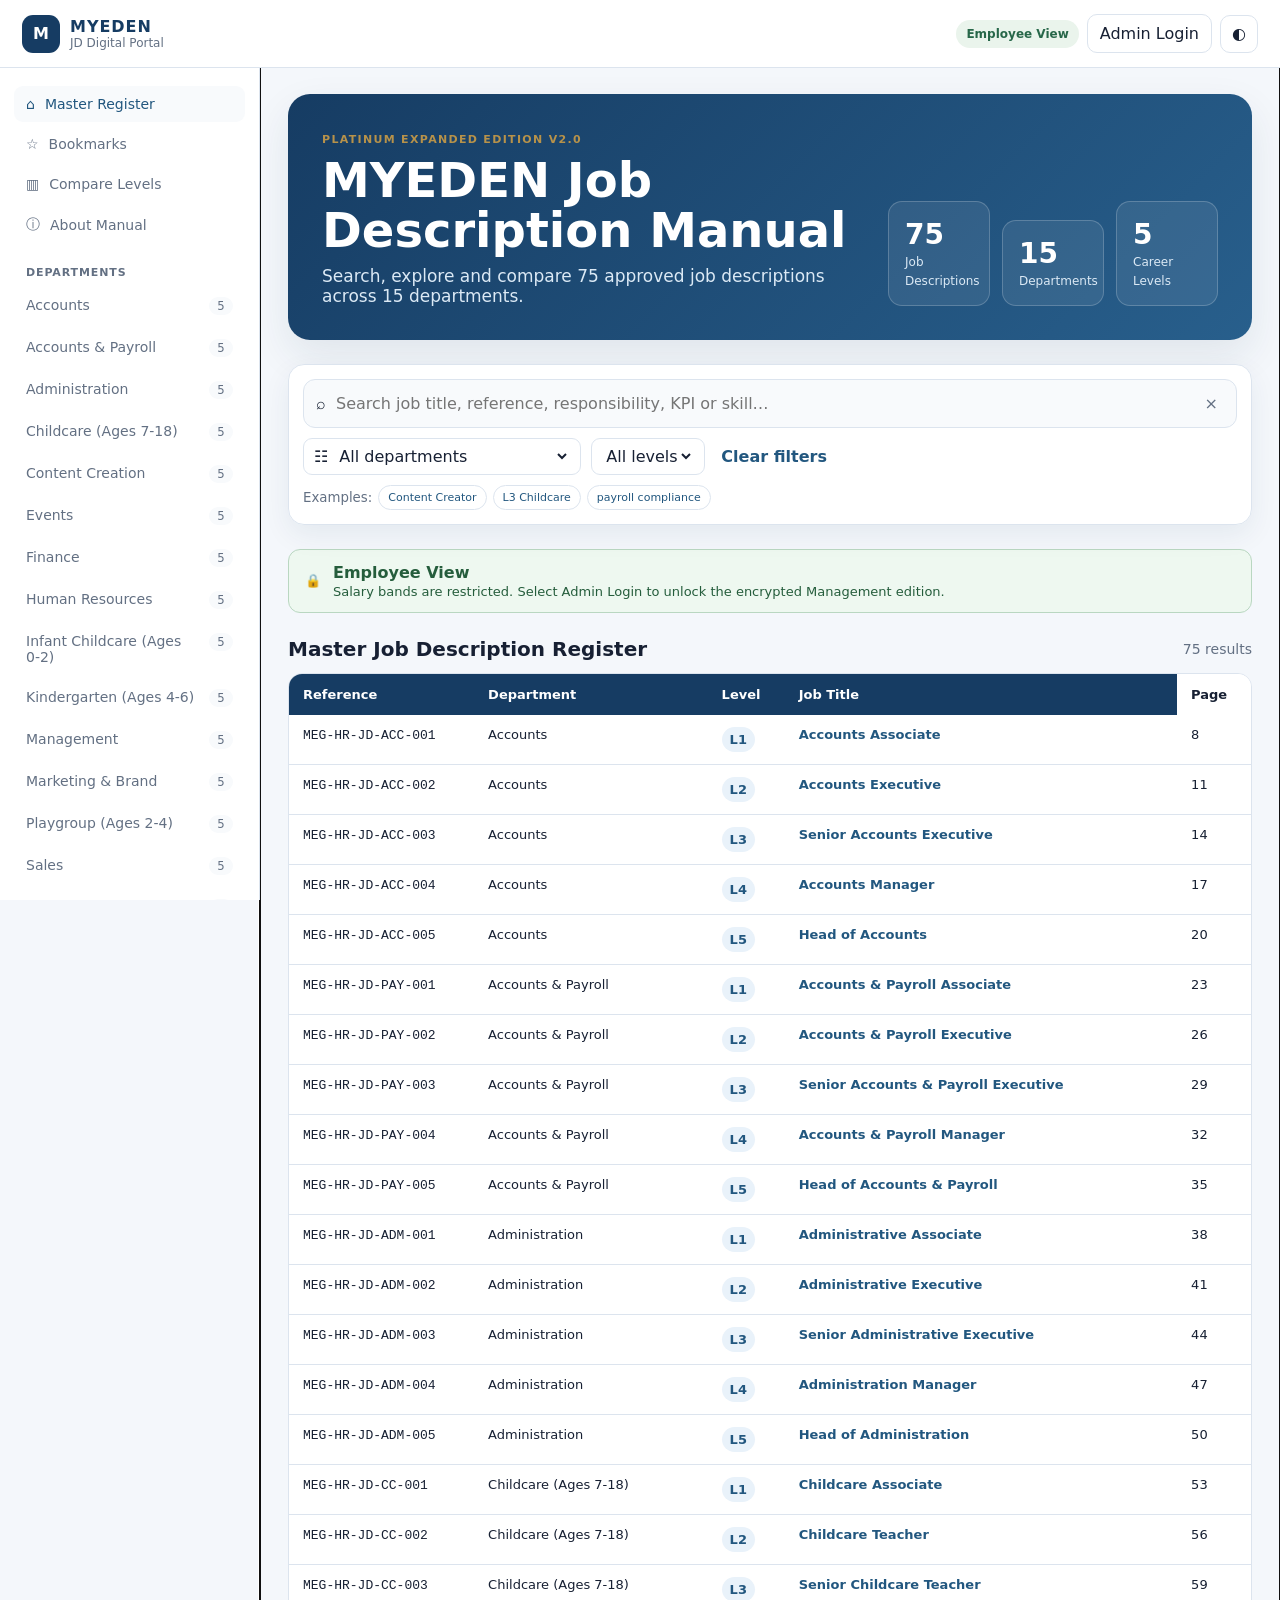
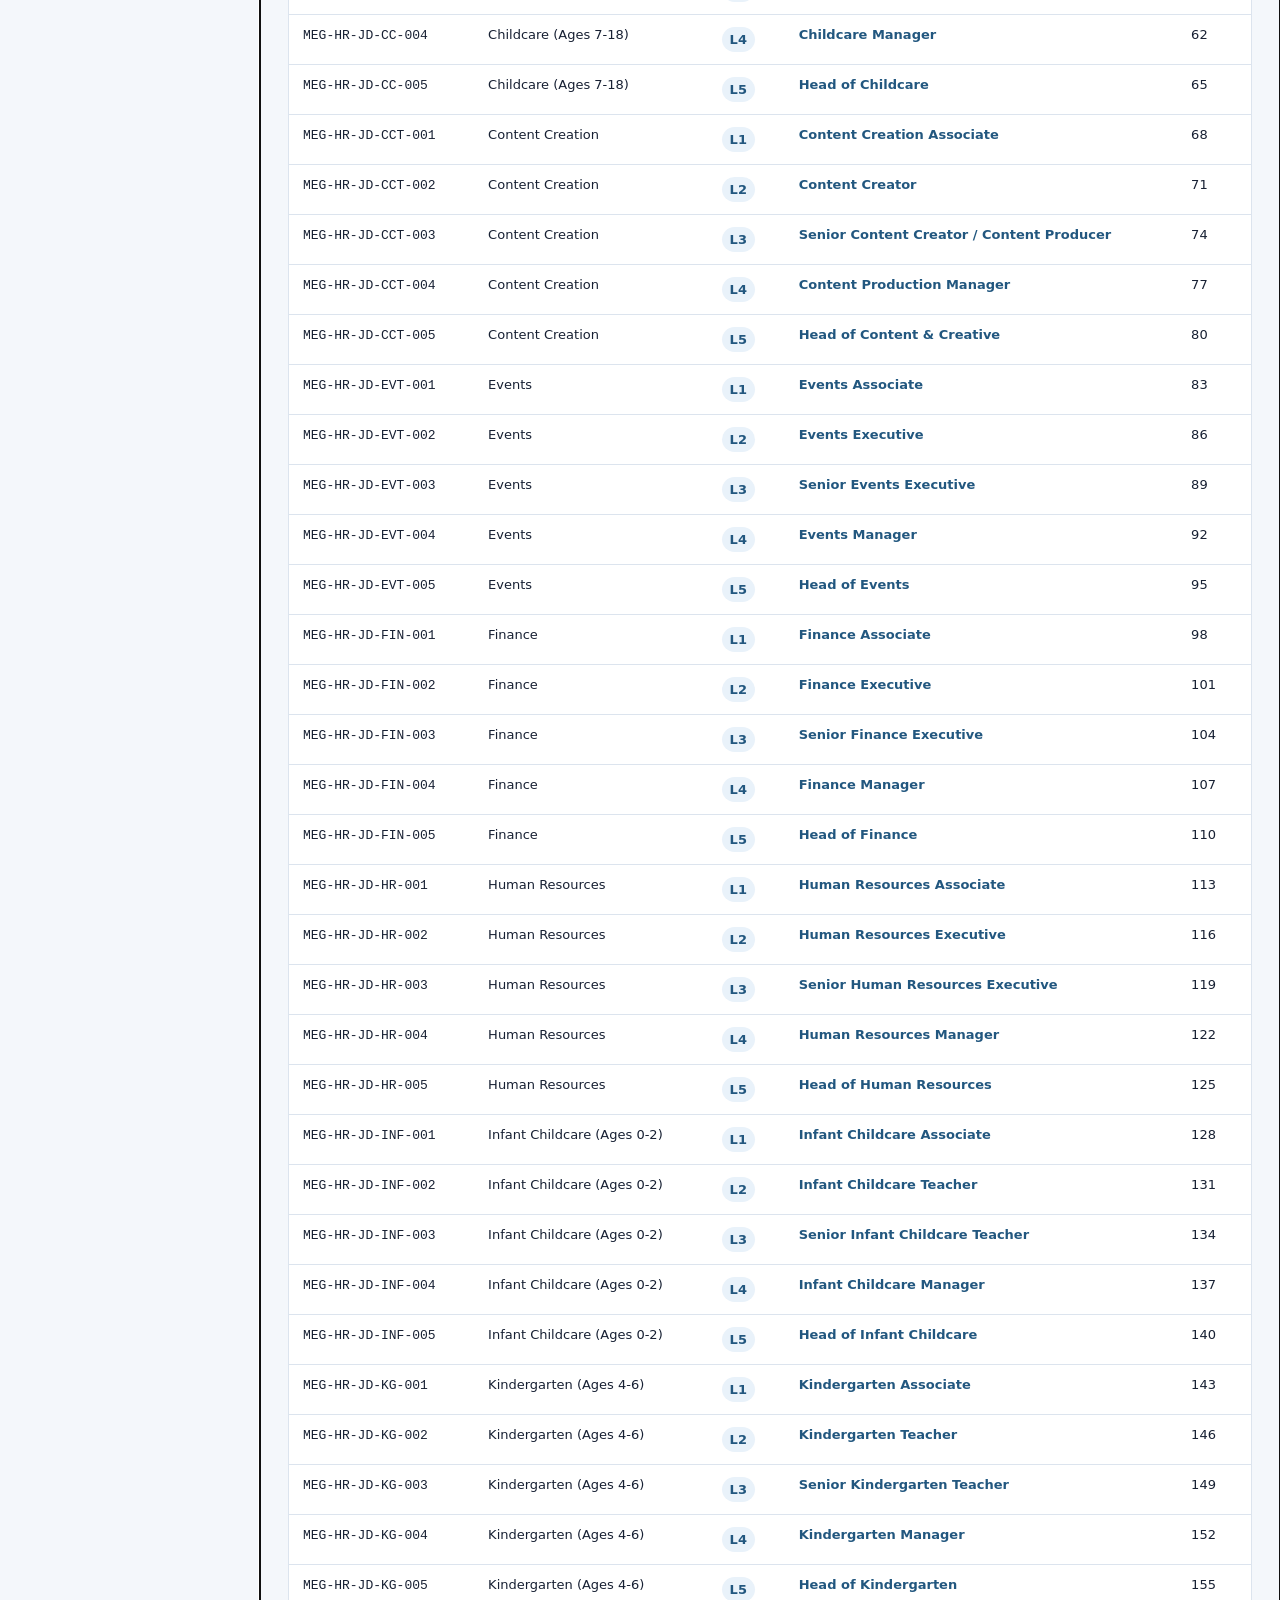
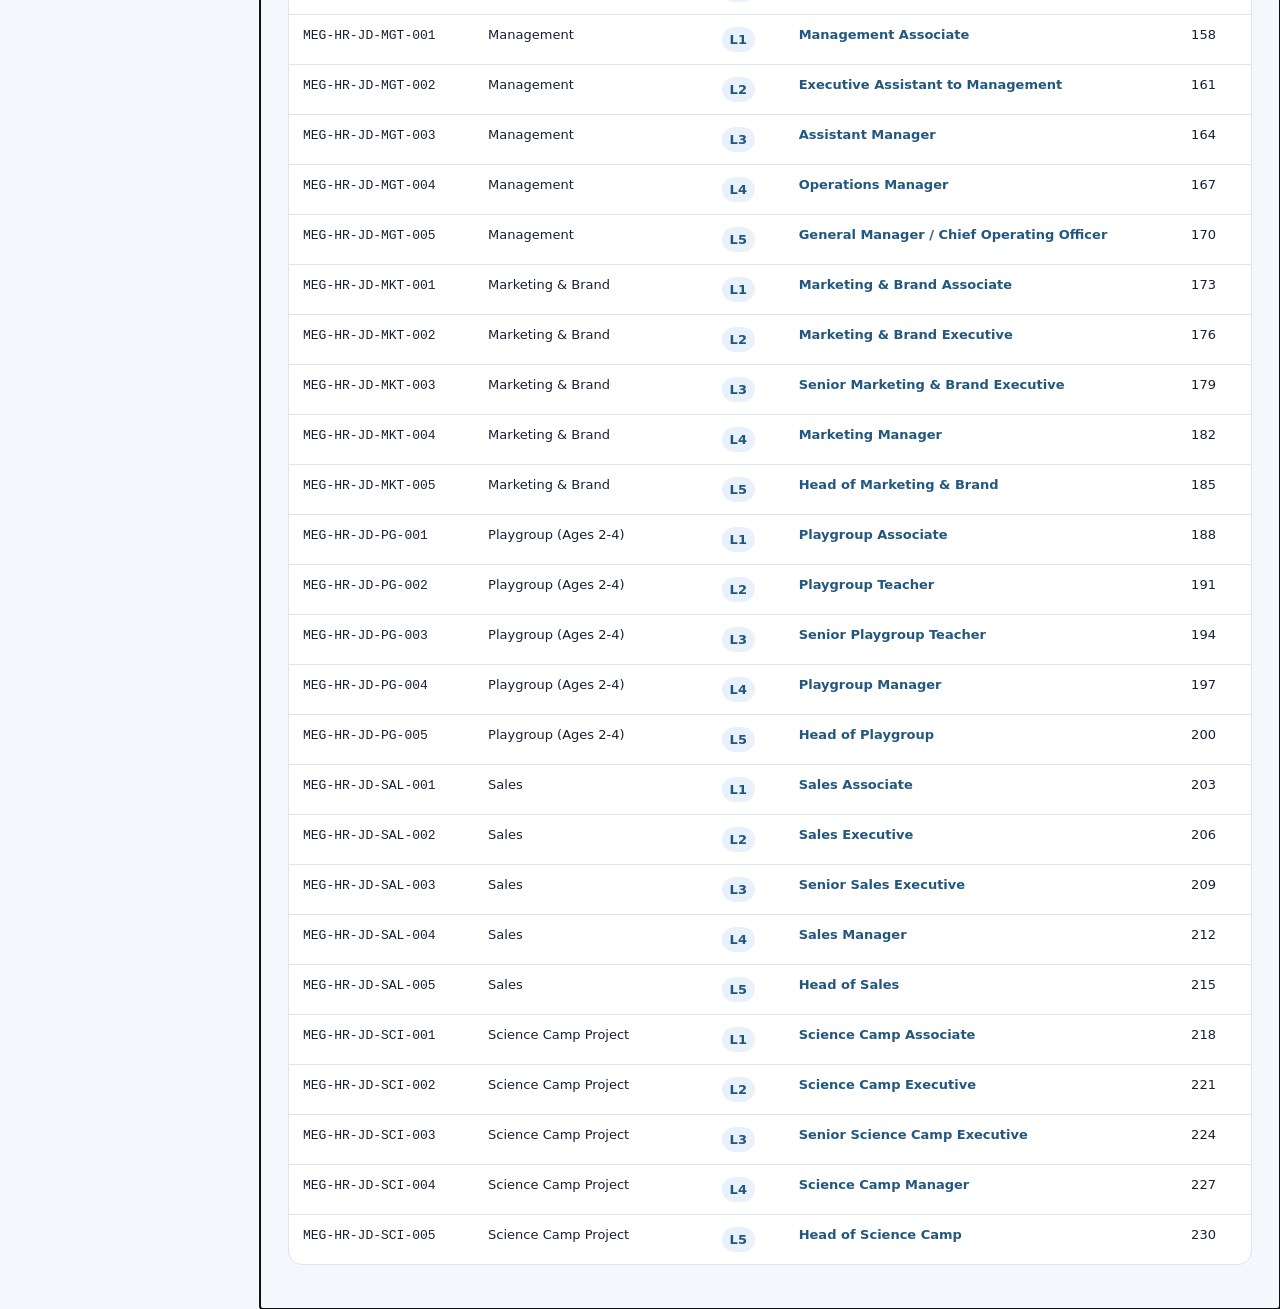
<file: index.html>
<!doctype html>
<html lang="en">
<head>
  <meta charset="UTF-8" />
  <meta name="viewport" content="width=device-width, initial-scale=1.0" />
  <meta name="theme-color" content="#163c63" />
  <meta name="referrer" content="no-referrer" />
  <meta http-equiv="Content-Security-Policy" content="default-src 'self'; script-src 'self' 'unsafe-inline'; style-src 'self'; img-src 'self' data:; connect-src 'self'; object-src 'none'; base-uri 'self'; form-action 'self'" />
  <meta name="description" content="MYEDEN Group Digital Job Description Manual — employee view with encrypted static admin access" />
  <meta name="robots" content="noindex, nofollow" />
  <link rel="manifest" href="./manifest.webmanifest" />
  <link rel="icon" href="./assets/icon.svg" type="image/svg+xml" />
  <link rel="stylesheet" href="./styles.css" />
  <title>MYEDEN JD Digital Portal</title>
</head>
<body>
  <div id="app" class="app-shell">
    <header class="topbar">
      <button id="mobile-menu-button" class="icon-button mobile-only" type="button" aria-label="Open navigation">☰</button>
      <a class="brand" href="#/">
        <span class="brand-mark">M</span>
        <span><strong>MYEDEN</strong><small>JD Digital Portal</small></span>
      </a>
      <div class="topbar-actions">
        <span id="mode-badge" class="mode-badge employee">Employee View</span>
        <button id="admin-button" class="compact-button admin-login-button" type="button">Admin Login</button>
        <button id="install-button" class="compact-button hidden" type="button">Install</button>
        <button id="theme-button" class="icon-button" type="button" aria-label="Toggle colour theme">◐</button>
        <button id="compare-button" class="compact-button hidden" type="button">Compare</button>
      </div>
    </header>

    <aside id="sidebar" class="sidebar">
      <div class="sidebar-mobile-head mobile-only">
        <strong>Navigation</strong>
        <button id="sidebar-close" class="icon-button" type="button" aria-label="Close navigation">×</button>
      </div>
      <nav id="primary-nav">
        <a href="#/" data-route="home">⌂ <span>Master Register</span></a>
        <a href="#/bookmarks" data-route="bookmarks">☆ <span>Bookmarks</span></a>
        <a href="#/compare" data-route="compare">▥ <span>Compare Levels</span></a>
        <a href="#/about" data-route="about">ⓘ <span>About Manual</span></a>
      </nav>
      <div class="sidebar-heading">Departments</div>
      <nav id="department-nav" class="department-nav"></nav>
      <div class="sidebar-footer">
        <small id="sidebar-version">Version 2.0</small>
      </div>
    </aside>
    <button id="sidebar-scrim" class="sidebar-scrim mobile-only hidden" type="button" aria-label="Close navigation"></button>

    <main id="main-content" class="main-content" tabindex="-1">
      <div id="status-region" aria-live="polite"></div>
      <div id="page"></div>
    </main>
  </div>

  <div id="toast" class="toast hidden" role="status"></div>

  <div id="admin-dialog" class="dialog-backdrop hidden" role="dialog" aria-modal="true" aria-labelledby="admin-dialog-title">
    <div class="dialog admin-dialog">
      <button id="admin-dialog-close" class="dialog-close" type="button" aria-label="Close admin login">×</button>
      <div class="dialog-icon">🔐</div>
      <h2 id="admin-dialog-title">Admin Login</h2>
      <p>Authorised Management users may unlock confidential salary bands and controlled-document information.</p>
      <form id="admin-login-form" autocomplete="off">
        <label>Username<input id="admin-username" name="username" type="text" required autocomplete="username" /></label>
        <label>Password<input id="admin-password" name="password" type="password" required autocomplete="current-password" /></label>
        <label class="show-password-row"><input id="show-admin-password" type="checkbox" /> <span>Show password</span></label>
        <div id="admin-login-error" class="form-error hidden" role="alert"></div>
        <button id="admin-login-submit" class="primary wide" type="submit">Unlock Admin View</button>
      </form>
      <div class="static-security-note"><strong>Static access notice:</strong> the salary file is encrypted in the browser, but GitHub Pages cannot provide server-side access control. Use a strong private password and rotate it when staff access changes.</div>
    </div>
  </div>

  <script>
    window.addEventListener('error', function (event) {
      var page = document.getElementById('page');
      if (page && !page.textContent.trim()) {
        page.innerHTML = '<div class="empty-state"><h2>Portal could not start</h2><p>' +
          String(event.message || 'A JavaScript file did not load.') +
          '</p><p>Refresh the page after replacing the GitHub files with the fixed package.</p></div>';
      }
    });
  </script>
  <script defer src="./portal-data.js"></script>
  <script defer src="./app.js"></script>
</body>
</html>
</file>
<file: styles.css>
:root {
  font-family: Inter, ui-sans-serif, system-ui, -apple-system, BlinkMacSystemFont, "Segoe UI", sans-serif;
  color: #172033;
  background: #f4f7fb;
  font-synthesis: none;
  text-rendering: optimizeLegibility;
  --navy: #163c63;
  --navy-2: #22577f;
  --gold: #b7924a;
  --bg: #f4f7fb;
  --panel: #ffffff;
  --panel-soft: #f8fafc;
  --text: #172033;
  --muted: #637083;
  --line: #dce4ee;
  --shadow: 0 16px 40px rgba(20, 52, 83, 0.09);
  --danger: #a83535;
  --success: #276749;
}

:root[data-theme="dark"] {
  --bg: #0e1722;
  --panel: #152230;
  --panel-soft: #1b2a3a;
  --text: #eef4fa;
  --muted: #a8b5c5;
  --line: #2e4053;
  --shadow: 0 18px 48px rgba(0, 0, 0, 0.35);
  color: var(--text);
  background: var(--bg);
}

* { box-sizing: border-box; }
html { scroll-behavior: smooth; }
body { margin: 0; min-width: 320px; min-height: 100vh; background: var(--bg); color: var(--text); }
a { color: inherit; }
button, input, select { font: inherit; }
button { cursor: pointer; }
code { font-family: "SFMono-Regular", Consolas, monospace; }

.app-shell { min-height: 100vh; }
.topbar {
  position: fixed; inset: 0 0 auto 0; height: 68px; z-index: 50;
  display: flex; align-items: center; justify-content: space-between; gap: 18px;
  padding: 0 22px; background: var(--panel); border-bottom: 1px solid var(--line);
}
.brand { display: flex; align-items: center; gap: 10px; text-decoration: none; min-width: 220px; }
.brand-mark { display: grid; place-items: center; width: 38px; height: 38px; border-radius: 11px; background: var(--navy); color: white; font-weight: 800; }
.brand strong { display: block; color: var(--navy); letter-spacing: .06em; }
:root[data-theme="dark"] .brand strong { color: #8bb5dd; }
.brand small { display: block; color: var(--muted); font-size: 12px; }
.topbar-actions { display: flex; align-items: center; gap: 8px; }
.mode-badge { display: inline-flex; align-items: center; gap: 6px; border-radius: 999px; padding: 7px 10px; font-size: 12px; font-weight: 700; }
.mode-badge.employee { background: #eaf4ec; color: #276749; }
.mode-badge.management { background: #fff4d8; color: #7a5716; }
.icon-button, .compact-button, .detail-actions button {
  border: 1px solid var(--line); background: var(--panel); color: var(--text); border-radius: 10px;
  display: inline-flex; align-items: center; justify-content: center; gap: 7px;
}
.icon-button { width: 38px; height: 38px; padding: 0; }
.icon-button svg, .compact-button svg, .detail-actions svg { width: 18px; height: 18px; }
.icon-button.active, .detail-actions .selected { color: var(--navy-2); border-color: #8ab0d1; background: #eaf3fb; }
.compact-button { padding: 9px 12px; }

.sidebar {
  position: fixed; top: 68px; bottom: 0; left: 0; z-index: 40; width: 260px;
  overflow-y: auto; background: var(--panel); border-right: 1px solid var(--line); padding: 18px 14px 22px;
  display: flex; flex-direction: column;
}
.sidebar nav { display: grid; gap: 4px; }
.sidebar nav a { display: flex; align-items: center; gap: 10px; padding: 10px 12px; border-radius: 9px; text-decoration: none; color: var(--muted); font-size: 14px; }
.sidebar nav a:hover, .sidebar nav a.active { background: var(--panel-soft); color: var(--navy-2); }
.sidebar-heading { margin: 22px 12px 8px; text-transform: uppercase; letter-spacing: .08em; font-size: 11px; font-weight: 800; color: var(--muted); }
.department-nav a { justify-content: space-between; align-items: flex-start !important; }
.department-nav a span { flex: 1; }
.department-nav small { min-width: 24px; text-align: center; border-radius: 999px; background: var(--panel-soft); padding: 2px 6px; }
.sidebar-footer { margin-top: auto; padding: 18px 8px 0; border-top: 1px solid var(--line); display: grid; gap: 10px; }
.sidebar-footer button { border: 0; background: var(--navy); color: white; border-radius: 9px; padding: 10px; }
.sidebar-footer small { text-align: center; color: var(--muted); }
.main-content { margin-left: 260px; padding: 94px 28px 44px; min-height: 100vh; }
.page-stack { max-width: 1280px; margin: 0 auto; display: grid; gap: 24px; }

.hero-panel { background: linear-gradient(135deg, #163c63, #285f8c); color: white; border-radius: 22px; padding: 34px; display: flex; justify-content: space-between; gap: 28px; box-shadow: var(--shadow); }
.hero-panel h1 { font-size: clamp(30px, 4vw, 48px); margin: 8px 0 10px; line-height: 1.05; }
.hero-panel p { max-width: 760px; margin: 0; color: #dbe9f5; font-size: 17px; }
.eyebrow { text-transform: uppercase; letter-spacing: .12em; font-weight: 800; font-size: 11px; color: var(--gold); }
.hero-stats { display: grid; grid-template-columns: repeat(3, minmax(90px, 1fr)); gap: 12px; min-width: 330px; }
.hero-stats div { align-self: end; padding: 16px; border: 1px solid rgba(255,255,255,.2); background: rgba(255,255,255,.08); border-radius: 14px; }
.hero-stats strong { display: block; font-size: 28px; }
.hero-stats span { font-size: 12px; color: #dbe9f5; }

.search-panel { position: sticky; top: 80px; z-index: 20; background: color-mix(in srgb, var(--panel) 95%, transparent); backdrop-filter: blur(12px); border: 1px solid var(--line); border-radius: 16px; padding: 14px; box-shadow: 0 10px 28px rgba(20,52,83,.07); }
.search-box { display: flex; align-items: center; gap: 10px; background: var(--panel-soft); border: 1px solid var(--line); border-radius: 12px; padding: 0 12px; }
.search-box input { flex: 1; border: 0; outline: 0; background: transparent; color: var(--text); padding: 14px 0; }
.search-box button { border: 0; background: transparent; color: var(--muted); }
.search-box svg { color: var(--muted); width: 20px; }
.filters { display: flex; flex-wrap: wrap; gap: 10px; align-items: center; margin-top: 10px; }
.filters label { display: inline-flex; align-items: center; gap: 7px; border: 1px solid var(--line); border-radius: 9px; padding: 7px 10px; background: var(--panel); }
.filters select { border: 0; background: transparent; color: var(--text); outline: 0; max-width: 260px; }
.text-button { border: 0; background: transparent; color: var(--navy-2); font-weight: 700; }

.access-notice, .restricted-panel { display: flex; align-items: center; gap: 12px; border: 1px solid #b9d7c1; background: #eef8f0; color: #255d3c; border-radius: 12px; padding: 13px 16px; }
.access-notice div, .restricted-panel div { display: grid; gap: 2px; }
.access-notice span, .restricted-panel span { font-size: 13px; }
.restricted-panel { margin: 16px 0; border-color: #ead59c; background: #fff9e8; color: #74530f; }
:root[data-theme="dark"] .access-notice { background: #143223; }
:root[data-theme="dark"] .restricted-panel { background: #342a13; }

.section-heading { display: flex; align-items: center; justify-content: space-between; gap: 12px; margin-bottom: 12px; }
.section-heading h2 { margin: 0; font-size: 20px; }
.section-heading span, .section-heading a { color: var(--muted); font-size: 14px; }
.card-grid { display: grid; grid-template-columns: repeat(auto-fit, minmax(280px, 1fr)); gap: 16px; }
.compact-grid { grid-template-columns: repeat(auto-fit, minmax(230px, 1fr)); }
.job-card { display: flex; flex-direction: column; min-height: 230px; border: 1px solid var(--line); border-radius: 16px; padding: 18px; background: var(--panel); box-shadow: 0 8px 24px rgba(20,52,83,.05); }
.job-card.compact { min-height: 200px; }
.job-card-meta { display: flex; gap: 7px; font-size: 11px; font-weight: 800; text-transform: uppercase; letter-spacing: .05em; }
.job-card-meta span { background: var(--panel-soft); color: var(--muted); padding: 5px 7px; border-radius: 7px; }
.job-card h3 { margin: 14px 0 8px; line-height: 1.2; }
.job-card h3 a { text-decoration: none; color: var(--navy-2); }
.job-card p { margin: 0; color: var(--muted); font-size: 13px; line-height: 1.55; display: -webkit-box; -webkit-line-clamp: 4; -webkit-box-orient: vertical; overflow: hidden; }
.job-card-footer { display: flex; align-items: center; justify-content: space-between; margin-top: auto; padding-top: 16px; }
.job-card-footer code { color: var(--muted); font-size: 11px; }
.job-card-footer div { display: flex; gap: 6px; }
.job-card-footer .icon-button { width: 34px; height: 34px; }

.register-table-wrap, .data-table-wrap, .compare-wrap { overflow: auto; border: 1px solid var(--line); border-radius: 14px; background: var(--panel); }
.register-table, .data-table, .compare-table { width: 100%; border-collapse: collapse; }
.register-table th { position: sticky; top: 0; background: var(--navy); color: white; text-align: left; padding: 13px 14px; font-size: 13px; }
.register-table th:last-child { background: var(--panel); color: var(--text); }
.register-table td, .data-table td, .data-table th { padding: 12px 14px; border-bottom: 1px solid var(--line); vertical-align: top; font-size: 13px; }
.register-table tr:last-child td, .data-table tr:last-child td { border-bottom: 0; }
.register-table tbody tr:hover { background: var(--panel-soft); }
.register-table a { color: var(--navy-2); font-weight: 800; text-decoration: none; }
.level-pill { display: inline-flex; border-radius: 999px; background: #e9f2fa; color: var(--navy-2); padding: 5px 8px; font-weight: 800; }
.data-table th { background: var(--panel-soft); color: var(--text); text-align: left; }
.empty-search, .empty-state { display: grid; place-items: center; text-align: center; gap: 8px; min-height: 280px; border: 1px dashed var(--line); border-radius: 16px; background: var(--panel); padding: 30px; }
.empty-search svg, .empty-state svg { width: 42px; height: 42px; color: var(--muted); }
.empty-search h3, .empty-state h2 { margin: 0; }
.empty-search p, .empty-state p { margin: 0; color: var(--muted); }
.primary-link { margin-top: 8px; background: var(--navy); color: white; border-radius: 9px; padding: 10px 14px; text-decoration: none; }

.page-heading { display: flex; justify-content: space-between; align-items: center; background: var(--panel); border: 1px solid var(--line); border-radius: 18px; padding: 26px; }
.page-heading h1 { margin: 5px 0 4px; }
.page-heading p { margin: 0; color: var(--muted); }
.page-heading > svg { width: 44px; height: 44px; color: var(--navy-2); }

.job-detail { max-width: 1100px; margin: 0 auto; }
.detail-hero { background: linear-gradient(135deg, #163c63, #285f8c); color: white; border-radius: 22px; padding: 30px; box-shadow: var(--shadow); }
.detail-breadcrumb { display: flex; flex-wrap: wrap; gap: 7px; align-items: center; color: #cfe0ee; font-size: 12px; }
.detail-breadcrumb a { text-decoration: none; }
.detail-title-row { display: flex; justify-content: space-between; gap: 24px; align-items: flex-end; margin-top: 20px; }
.detail-title-row h1 { font-size: clamp(30px, 4vw, 46px); margin: 10px 0; line-height: 1.08; }
.detail-title-row p { max-width: 760px; margin: 0; color: #dbe9f5; line-height: 1.6; }
.detail-kickers { display: flex; flex-wrap: wrap; gap: 7px; align-items: center; }
.detail-kickers span, .detail-kickers code { padding: 5px 8px; border-radius: 7px; background: rgba(255,255,255,.12); color: white; font-size: 11px; }
.detail-actions { display: flex; flex-wrap: wrap; gap: 8px; justify-content: flex-end; }
.detail-actions button { padding: 9px 11px; background: rgba(255,255,255,.1); border-color: rgba(255,255,255,.25); color: white; white-space: nowrap; }
.section-jump { position: sticky; top: 80px; z-index: 15; display: flex; gap: 8px; overflow-x: auto; padding: 12px; margin: 16px 0; border: 1px solid var(--line); border-radius: 13px; background: var(--panel); }
.section-jump a { flex: 0 0 auto; padding: 7px 9px; border-radius: 7px; text-decoration: none; color: var(--muted); font-size: 12px; }
.section-jump a:hover { background: var(--panel-soft); color: var(--navy-2); }
.content-section { border: 1px solid var(--line); border-radius: 15px; background: var(--panel); margin: 14px 0; overflow: clip; scroll-margin-top: 145px; }
.content-section summary { list-style: none; display: flex; align-items: center; gap: 10px; padding: 17px 19px; font-weight: 800; cursor: pointer; }
.content-section summary::-webkit-details-marker { display: none; }
.content-section summary .summary-chevron { margin-left: auto; transition: transform .2s; }
.content-section[open] summary { border-bottom: 1px solid var(--line); }
.content-section[open] .summary-chevron { transform: rotate(90deg); }
.section-body { padding: 20px; }
.summary-grid { display: grid; grid-template-columns: repeat(2, minmax(0, 1fr)); gap: 12px; }
.summary-grid div { border: 1px solid var(--line); background: var(--panel-soft); border-radius: 10px; padding: 13px; }
.summary-grid small { display: block; color: var(--muted); margin-bottom: 5px; font-weight: 800; }
.summary-grid span { line-height: 1.5; }
.responsibility-list { display: grid; gap: 12px; }
.responsibility-list > div { display: grid; grid-template-columns: 38px 1fr; gap: 12px; border: 1px solid var(--line); border-radius: 12px; padding: 14px; }
.responsibility-list > div > span { width: 34px; height: 34px; border-radius: 10px; display: grid; place-items: center; background: var(--navy); color: white; font-weight: 800; }
.responsibility-list h4 { margin: 2px 0 5px; }
.responsibility-list p { margin: 0; color: var(--muted); line-height: 1.55; }
.check-list { margin: 0; padding-left: 20px; display: grid; gap: 9px; }
.tag-cloud { display: flex; flex-wrap: wrap; gap: 8px; }
.tag-cloud span { background: #e8f1f9; color: var(--navy-2); border-radius: 999px; padding: 7px 10px; font-size: 12px; font-weight: 700; }
.tag-cloud.secondary span { background: var(--panel-soft); color: var(--muted); border: 1px solid var(--line); }
.subheading { margin: 22px 0 10px; }
.requirements-grid { display: grid; gap: 12px; }
.requirements-grid > div { border-left: 4px solid var(--gold); background: var(--panel-soft); padding: 14px 16px; border-radius: 0 10px 10px 0; }
.requirements-grid h4 { margin: 0 0 5px; }
.requirements-grid p { margin: 0; color: var(--muted); line-height: 1.6; }
.notice { border: 1px solid #ead59c; background: #fff9e8; color: #74530f; border-radius: 9px; padding: 12px; font-size: 13px; }
.career-path { display: grid; grid-template-columns: repeat(9, auto); align-items: center; justify-content: center; gap: 9px; overflow-x: auto; padding: 12px 0 18px; }
.career-path a, .career-path > div { min-width: 145px; min-height: 90px; display: flex; flex-direction: column; justify-content: center; gap: 7px; border: 1px solid var(--line); border-radius: 12px; background: var(--panel-soft); padding: 12px; text-decoration: none; text-align: center; }
.career-path .current { background: var(--navy); border-color: var(--navy); color: white; }
.career-path small { font-weight: 900; color: var(--gold); }
.career-path strong { font-size: 12px; }
.career-arrow { color: var(--muted); }
.career-notes { display: grid; grid-template-columns: 1fr 1fr; gap: 14px; }
.career-notes > div { border: 1px solid var(--line); border-radius: 11px; padding: 15px; }
.career-notes h4 { margin: 0 0 8px; }
.career-notes p, .career-notes ul { margin: 0; color: var(--muted); line-height: 1.6; }
.prev-next { display: grid; grid-template-columns: 1fr 1fr; gap: 12px; margin-top: 18px; }
.prev-next a { display: flex; align-items: center; gap: 10px; border: 1px solid var(--line); background: var(--panel); border-radius: 12px; padding: 14px; text-decoration: none; }
.prev-next a:last-child { justify-content: flex-end; text-align: right; }
.prev-next small { display: block; color: var(--muted); }

.compare-wrap { max-height: calc(100vh - 170px); }
.compare-table { min-width: 950px; }
.compare-table th, .compare-table td { padding: 14px; border: 1px solid var(--line); vertical-align: top; font-size: 13px; line-height: 1.55; }
.compare-table thead th { position: sticky; top: 0; background: var(--navy); color: white; min-width: 250px; }
.compare-table thead th:first-child { min-width: 160px; }
.compare-table tbody th { position: sticky; left: 0; background: var(--panel-soft); text-align: left; }
.compare-table thead th span { display: inline-flex; border-radius: 999px; background: rgba(255,255,255,.18); padding: 4px 7px; font-size: 11px; }
.compare-table thead th a { display: block; margin: 8px 0; text-decoration: none; font-size: 15px; }
.compare-table thead th button { border: 0; background: transparent; color: #dbe9f5; padding: 0; font-size: 11px; }
.info-card { background: var(--panel); border: 1px solid var(--line); border-radius: 16px; padding: 22px; }
.info-card h2 { margin-top: 0; }
.info-card dl { display: grid; grid-template-columns: repeat(2, 1fr); gap: 10px; }
.info-card dl div { border: 1px solid var(--line); border-radius: 9px; padding: 12px; }
.info-card dt { color: var(--muted); font-size: 12px; }
.info-card dd { margin: 4px 0 0; font-weight: 700; }
.framework-grid { display: grid; grid-template-columns: repeat(5, 1fr); gap: 12px; }
.framework-grid > div { border: 1px solid var(--line); border-radius: 12px; padding: 14px; }
.framework-grid span { display: inline-grid; place-items: center; width: 36px; height: 36px; border-radius: 10px; background: var(--navy); color: white; font-weight: 800; }
.framework-grid h3 { font-size: 15px; }
.framework-grid p { color: var(--muted); font-size: 13px; }
.framework-grid small { color: var(--gold); font-weight: 700; }

.dialog-backdrop { position: fixed; inset: 0; z-index: 100; display: grid; place-items: center; padding: 20px; background: rgba(5, 14, 23, .72); }
.dialog { position: relative; width: min(440px, 100%); background: var(--panel); border-radius: 18px; padding: 28px; box-shadow: 0 30px 80px rgba(0,0,0,.35); }
.dialog-close { position: absolute; right: 14px; top: 14px; width: 34px; height: 34px; border: 0; border-radius: 9px; background: var(--panel-soft); color: var(--text); }
.dialog-icon { width: 46px; height: 46px; display: grid; place-items: center; border-radius: 13px; background: #e8f1f9; color: var(--navy-2); }
.dialog h2 { margin: 16px 0 7px; }
.dialog > p { color: var(--muted); }
.dialog form { display: grid; gap: 13px; margin-top: 18px; }
.dialog label { display: grid; gap: 6px; font-size: 13px; font-weight: 700; }
.dialog input { width: 100%; border: 1px solid var(--line); border-radius: 9px; padding: 11px; background: var(--panel-soft); color: var(--text); }
.primary { border: 0; border-radius: 9px; background: var(--navy); color: white; padding: 11px 14px; font-weight: 800; }
.wide { width: 100%; }
.form-error, .notice.warning { border: 1px solid #e4b2b2; background: #fff0f0; color: var(--danger); border-radius: 9px; padding: 10px; font-size: 13px; }
.error-banner { max-width: 1280px; margin: 0 auto 16px; display: flex; justify-content: space-between; gap: 12px; border: 1px solid #e4b2b2; background: #fff0f0; color: var(--danger); border-radius: 10px; padding: 12px 14px; }
.error-banner button { border: 0; background: transparent; color: inherit; }
.state-screen { min-height: 100vh; display: grid; place-content: center; justify-items: center; gap: 7px; text-align: center; background: var(--bg); }
.state-screen h2 { margin: 10px 0 0; }
.state-screen p { margin: 0; color: var(--muted); }
.spinner { width: 44px; height: 44px; border: 4px solid var(--line); border-top-color: var(--navy); border-radius: 50%; animation: spin .8s linear infinite; }
.loading-bar { position: fixed; top: 68px; left: 260px; right: 0; height: 3px; z-index: 60; background: linear-gradient(90deg, transparent, var(--gold), transparent); animation: loading 1.2s linear infinite; }
@keyframes spin { to { transform: rotate(360deg); } }
@keyframes loading { from { transform: translateX(-60%); } to { transform: translateX(60%); } }
.mobile-only { display: none; }

@media (max-width: 980px) {
  .mobile-only { display: inline-flex; }
  .topbar { padding: 0 12px; }
  .topbar-actions .mode-badge, .topbar-actions .compact-button span { display: none; }
  .compact-button { width: 38px; height: 38px; padding: 0; }
  .brand { min-width: 0; margin-right: auto; }
  .sidebar { transform: translateX(-100%); transition: transform .22s; width: min(320px, 86vw); top: 0; z-index: 90; }
  .sidebar.open { transform: translateX(0); }
  .sidebar-mobile-head { align-items: center; justify-content: space-between; margin-bottom: 12px; }
  .sidebar-scrim { position: fixed; inset: 0; z-index: 80; border: 0; background: rgba(0,0,0,.48); }
  .main-content { margin-left: 0; padding: 86px 16px 34px; }
  .loading-bar { left: 0; }
  .hero-panel { display: grid; }
  .hero-stats { min-width: 0; }
  .detail-title-row { display: grid; }
  .detail-actions { justify-content: flex-start; }
  .framework-grid { grid-template-columns: repeat(2, 1fr); }
}

@media (max-width: 680px) {
  .topbar-actions .compact-button { display: none; }
  .brand small { display: none; }
  .hero-panel { padding: 24px; border-radius: 17px; }
  .hero-stats { grid-template-columns: 1fr; }
  .hero-stats div { display: flex; align-items: center; justify-content: space-between; }
  .hero-stats strong { font-size: 22px; }
  .search-panel { top: 74px; }
  .filters { display: grid; grid-template-columns: 1fr 1fr; }
  .filters label { min-width: 0; }
  .filters select { width: 100%; }
  .register-table-wrap { border: 0; background: transparent; overflow: visible; }
  .register-table, .register-table tbody, .register-table tr, .register-table td { display: block; width: 100%; }
  .register-table thead { display: none; }
  .register-table tr { border: 1px solid var(--line); background: var(--panel); border-radius: 12px; padding: 13px; margin-bottom: 10px; }
  .register-table td { border: 0; padding: 4px 0; }
  .register-table td:nth-child(4) { font-size: 17px; }
  .register-table td:last-child { display: none; }
  .summary-grid, .career-notes, .info-card dl { grid-template-columns: 1fr; }
  .detail-hero { padding: 22px; border-radius: 17px; }
  .detail-title-row h1 { font-size: 30px; }
  .detail-actions button { flex: 1 1 40%; }
  .career-path { justify-content: flex-start; grid-template-columns: repeat(9, auto); }
  .prev-next { grid-template-columns: 1fr; }
  .framework-grid { grid-template-columns: 1fr; }
}

@media print {
  :root { --bg: white; --panel: white; --text: black; --muted: #444; --line: #bbb; }
  .topbar, .sidebar, .no-print, .error-banner, .loading-bar { display: none !important; }
  .main-content { margin: 0; padding: 0; }
  .job-detail { max-width: none; }
  .detail-hero { color: black; background: white; box-shadow: none; border: 2px solid #163c63; }
  .detail-title-row p, .detail-breadcrumb, .detail-kickers span, .detail-kickers code { color: #333; }
  .detail-kickers span, .detail-kickers code { background: #eee; }
  .content-section { break-inside: avoid; }
  .content-section:not([open]) > .section-body { display: block; }
  .content-section summary .summary-chevron { display: none; }
}
.hidden { display: none !important; }
.toast { position: fixed; right: 20px; bottom: 20px; z-index: 120; max-width: min(420px, calc(100vw - 40px)); background: #172033; color: white; padding: 12px 16px; border-radius: 10px; box-shadow: 0 18px 50px rgba(0,0,0,.28); }
.status-error { max-width: 1280px; margin: 0 auto 16px; border: 1px solid #e4b2b2; background: #fff0f0; color: #a83535; border-radius: 10px; padding: 12px 14px; }
.status-loading { position: fixed; top: 68px; left: 260px; right: 0; height: 3px; z-index: 60; background: linear-gradient(90deg, transparent, #b7924a, transparent); animation: loading 1.2s linear infinite; }
.search-highlight { background: #ffeaa8; color: #332600; border-radius: 3px; padding: 0 2px; }
.route-card-actions { display: flex; gap: 6px; }
.simple-icon { display: inline-grid; place-items: center; min-width: 18px; }
button[disabled] { opacity: .55; cursor: not-allowed; }
@media (max-width: 980px) { .status-loading { left: 0; } }
.example-searches { display: flex; flex-wrap: wrap; align-items: center; gap: 6px; margin-top: 10px; color: var(--muted); }
.example-searches button { border: 1px solid var(--line); background: var(--panel); color: var(--navy-2); border-radius: 999px; padding: 5px 9px; font-size: 11px; }
.page-heading-icon { font-size: 42px; color: var(--navy-2); }

/* Static GitHub Pages edition */
.sidebar-footer { justify-items: center; }
.public-warning { border: 1px solid #ead59c; background: #fff9e8; color: #74530f; border-radius: 12px; padding: 13px 16px; }


/* Encrypted static admin edition */
.mode-badge.admin { background: #fff0d2; color: #7a4c00; border: 1px solid #e6c071; }
.admin-login-button { min-width: 96px; }
html[data-access-mode="admin"] .topbar { box-shadow: inset 0 3px 0 #b7924a; }
html[data-access-mode="admin"] .main-content::before { content: "CONFIDENTIAL ADMIN VIEW"; position: fixed; right: 18px; bottom: 12px; z-index: 2; color: rgba(121, 75, 0, .17); font-size: 20px; font-weight: 900; letter-spacing: .12em; pointer-events: none; transform: rotate(-4deg); }
.admin-access { border-color: #e0bd6e; background: #fff8e6; color: #6f4b05; }
.static-security-note { margin-top: 16px; padding: 11px 12px; border: 1px solid var(--line); border-radius: 10px; background: var(--panel-soft); color: var(--muted); font-size: 12px; line-height: 1.5; }
.show-password-row { display: flex !important; grid-template-columns: auto 1fr; align-items: center; gap: 8px !important; font-weight: 500 !important; }
.show-password-row input { width: auto; }
.locked-admin-section { display: flex; align-items: center; gap: 14px; margin: 18px 0; padding: 17px; border: 1px dashed #c7a15a; background: #fffaf0; border-radius: 14px; color: #674c1c; }
.locked-admin-section > span { font-size: 26px; }
.locked-admin-section > div { flex: 1; }
.locked-admin-section p { margin: 4px 0 0; }
.locked-admin-section button { border: 0; border-radius: 9px; background: var(--navy); color: white; padding: 9px 13px; font-weight: 800; }
.confidential-banner { display: grid; gap: 6px; margin-bottom: 14px; padding: 14px; border-radius: 10px; background: #fff5dd; border: 1px solid #e6c071; color: #6e4a00; }
.confidential-banner strong { letter-spacing: .05em; }
.salary-table td:nth-child(2) { white-space: nowrap; font-weight: 800; }
.acknowledgement-grid { display: grid; grid-template-columns: repeat(2, 1fr); gap: 28px; }
.acknowledgement-grid div { min-height: 65px; }
.acknowledgement-grid span { color: var(--muted); font-size: 12px; font-weight: 700; }
.acknowledgement-grid hr { margin-top: 34px; border: 0; border-top: 1px solid var(--line); }
body.dialog-open { overflow: hidden; }
@media (max-width: 680px) {
  .admin-login-button { display: inline-flex !important; min-width: 0; width: auto !important; padding: 0 9px; font-size: 11px; }
  .acknowledgement-grid { grid-template-columns: 1fr; }
  .locked-admin-section { align-items: flex-start; flex-wrap: wrap; }
}
@media print {
  html[data-access-mode="admin"] .main-content::before { display: block; position: fixed; right: 10mm; bottom: 8mm; color: rgba(121,75,0,.12); }
  .locked-admin-section { display: none !important; }
  .confidential-banner { color: black; background: white; border: 2px solid #8d650f; }
}
</file>
